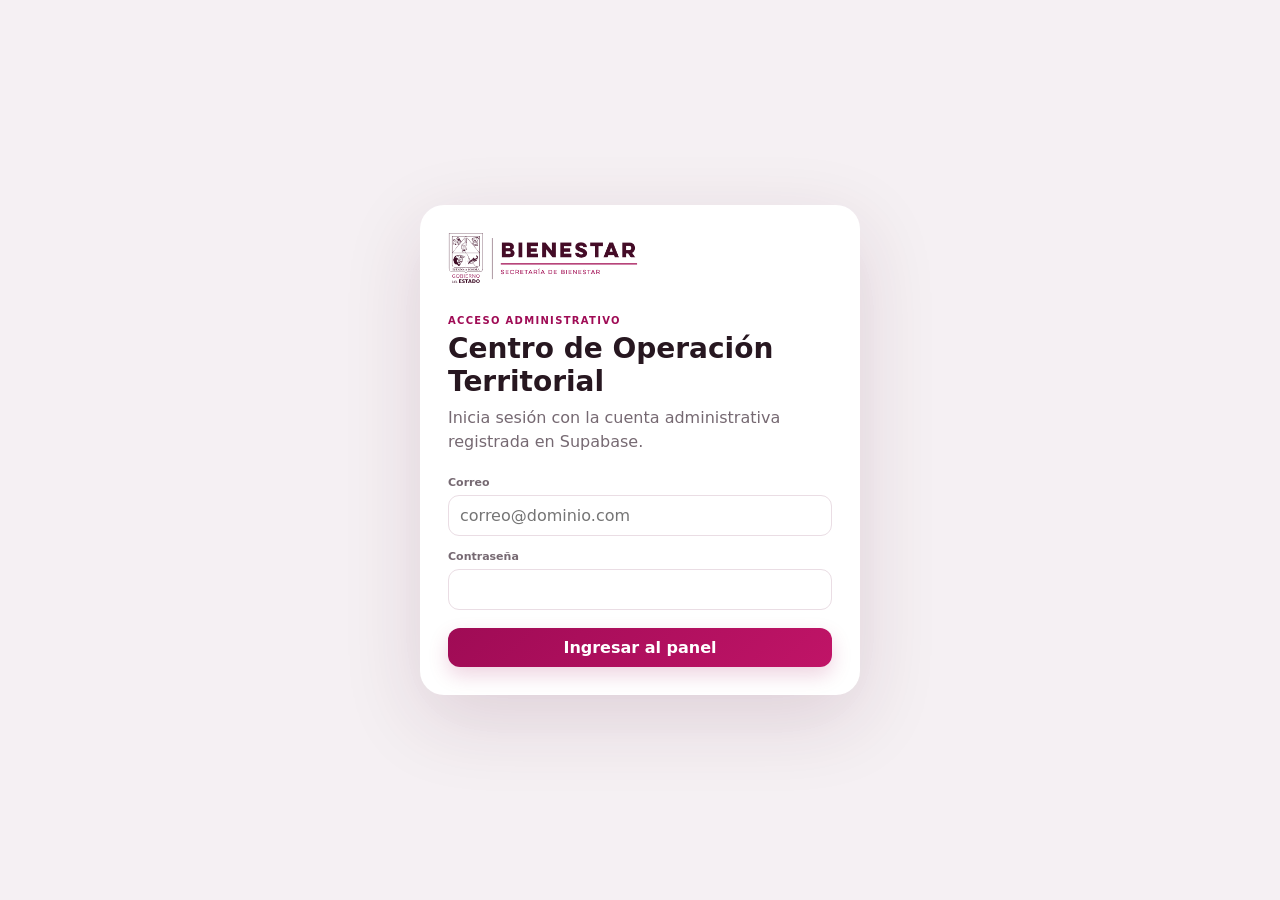
<file: admin/index.html>
<!doctype html>
<html lang="es">
<head>
  <meta charset="utf-8">
  <meta name="viewport" content="width=device-width,initial-scale=1,viewport-fit=cover">
  <meta name="theme-color" content="#8f0a4a">
  <title>Centro de Operación Territorial | Bienestar Sonora</title>
  <link rel="stylesheet" href="../assets/styles.css?rev=gps-evidence-monitoring">
</head>
<body class="admin-body strategist-ui">
<div class="admin-shell" id="adminApp" hidden>
  <aside class="app-sidebar" id="appSidebar">
    <div class="sidebar-brand sidebar-brand-clean">
      <img src="../assets/brand/bienestar-horizontal-white.png" alt="Secretaría de Bienestar">
    </div>
    <nav class="sidebar-nav" aria-label="Navegación principal">
      <a class="nav-item active" href="#panel" data-scroll="panel"><span class="nav-icon">⌂</span><span>Operación</span></a>
      <a class="nav-item" href="#planificar" data-scroll="planificar"><span class="nav-icon">↝</span><span>Planear ruta</span></a>
      <a class="nav-item" href="#seguimiento" data-scroll="seguimiento"><span class="nav-icon">▥</span><span>Seguimiento</span></a>
      <a class="nav-item" href="#brigadistas" data-scroll="brigadistas"><span class="nav-icon">◎</span><span>Equipo</span></a>
      <a class="nav-item" href="#historial" data-scroll="historial"><span class="nav-icon">↶</span><span>Historial</span></a>
      <a class="nav-item nav-item-field-return" href="../" target="_self"><span class="nav-icon">←</span><span>Acceso brigadas</span></a>
    </nav>
    <div class="sidebar-foot">
      <div class="sidebar-orbit"><span></span></div>
      <div><strong>Operación Territorial</strong><small>Bienestar Sonora</small></div>
    </div>
  </aside>

  <div class="admin-main">
    <header class="app-header app-header-clean">
      <div class="header-left">
        <button class="hamburger" id="sidebarToggle" aria-label="Abrir navegación">☰</button>
        <div class="product-name"><strong>Volanteo</strong><span>Centro de Operación Territorial</span></div>
      </div>
      <div class="header-actions">
        <span class="system-chip" id="cloudStatus"><i></i> Conectando…</span>
        <a class="header-link brigade-access-link" href="../" target="_self">← Brigadas</a>
        <div class="admin-profile"><span class="profile-dot">A</span><div><strong id="adminIdentity">Administración</strong><small>Planeación territorial</small></div></div><button class="header-link header-button" id="logoutBtn" type="button" hidden>Salir</button>
      </div>
    </header>

    <main class="dashboard strategist-dashboard" id="panel">
      <section class="strategist-hero">
        <div class="strategist-hero-copy">
          <div class="eyebrow">Jornada del Bienestar</div>
          <h1><span id="heroVenue">Los Pinos</span></h1>
          <p id="heroDate">Martes · 17:00 h</p>
          <div class="hero-inline-context">
            <span><strong id="mExercises">0</strong> ejercicios de difusión</span>
            <span id="currentDateLabel">Jornada seleccionada</span>
          </div>
        </div>
        <div class="journey-control-card">
          <div class="field"><label for="journeySelect">Jornada que estás planeando</label><select id="journeySelect"></select></div>
          <div class="journey-actions-clean">
            <button class="btn btn-primary" id="newJourneyBtn">+ Nueva jornada</button>
            <button class="btn btn-soft" id="editJourneyBtn">Editar jornada</button>
            <button class="btn btn-soft" id="archiveJourneyBtn">Archivar</button>
            <button class="btn btn-danger" id="deleteJourneyBtn">Eliminar jornada</button>
          </div>
        </div>
      </section>

      <section class="strategist-kpis" aria-label="Indicadores esenciales">
        <article class="strategist-kpi"><span class="kpi-icon">↝</span><div><small>Rutas diseñadas</small><strong id="mRoutes">0</strong></div></article>
        <article class="strategist-kpi"><span class="kpi-icon">◎</span><div><small>Brigadistas asignados</small><strong id="mPeople">0</strong></div></article>
        <article class="strategist-kpi accent"><span class="kpi-icon">◉</span><div><small>Cobertura acumulada</small><strong id="mCoverage">0%</strong></div></article>
      </section>

      <section class="premium-panel strategist-schedule" id="operativos">
        <div class="section-intro-row">
          <div><div class="eyebrow">Ciclo de difusión</div><h2>¿Qué ejercicio vas a trabajar?</h2><p>Selecciona el turno. El mapa, las rutas y los equipos cambiarán a ese ejercicio.</p></div>
          <button class="btn btn-soft" id="addExerciseQuickBtn">+ Nueva difusión</button>
        </div>
        <div class="timeline premium-timeline compact-timeline" id="exerciseTimeline"></div>
      </section>

      <section class="strategy-workspace" id="planificar">
        <div class="workspace-topbar">
          <div>
            <div class="eyebrow">Espacio de planeación</div>
            <h2 id="exerciseTitle">Selecciona un operativo</h2>
            <p id="exerciseSub">Aquí decides territorio, modalidad y equipo.</p>
          </div>
          <span class="status-badge" id="exerciseState">Programado</span>
        </div>

        <div class="workspace-grid">
          <article class="premium-panel workspace-map-panel">
            <div class="workspace-map-head">
              <div>
                <strong>Cobertura territorial</strong>
                <small id="mapDrawHint">Configura la ruta a la derecha y pulsa “Trazar en el mapa”.</small>
              </div>
              <div class="segmented"><button class="seg-btn active" data-mapfilter="exercise">Este ejercicio</button><button class="seg-btn" data-mapfilter="journey">Toda la jornada</button></div>
            </div>
            <div class="map-location-search">
              <form id="mapSearchForm" class="map-search-form" role="search">
                <span class="map-search-icon" aria-hidden="true">⌕</span>
                <input id="mapSearchInput" type="search" autocomplete="off" placeholder="Buscar colonia, lugar o dirección en Hermosillo" aria-label="Buscar ubicación en el mapa">
                <button class="btn btn-soft map-search-button" id="mapSearchBtn" type="submit">Buscar</button>
              </form>
              <div class="map-search-results" id="mapSearchResults" hidden></div>
              <div class="map-search-meta"><span id="mapSearchStatus">Úsalo solo como referencia para orientarte; buscar no fija ni guarda la sede.</span><span>© OpenStreetMap contributors</span></div>
            </div>
            <div class="map-wrap strategist-map-wrap">
              <div id="adminMap" class="map strategist-map"><div class="map-fallback">Cargando mapa…</div></div>
              <div class="draw-mode-badge" id="drawModeBadge">✦ Modo trazado activo</div>
              <div class="map-legend strategist-legend" id="mapLegend"><strong>Rutas del ejercicio</strong><div class="legend-items">Sin rutas guardadas</div></div>
            </div>
          </article>

          <aside class="premium-panel route-composer">
            <div class="composer-head">
              <div><div class="eyebrow">Nueva ruta</div><h3>Configura y traza</h3></div>
              <span class="route-color-preview" aria-hidden="true"></span>
            </div>

            <div class="composer-section">
              <label class="composer-label">1. Modalidad</label>
              <div class="tabs"><button class="tab-btn active" data-mode="volanteo">Volanteo</button><button class="tab-btn" data-mode="perifoneo">Perifoneo</button></div>
            </div>

            <div class="composer-section" id="coverageModeStep">
              <label class="composer-label">2. ¿Qué vas a delimitar?</label>
              <div class="segmented coverage-mode-selector">
                <button class="seg-btn active" data-coverage="zone">Zona de cobertura</button>
                <button class="seg-btn" data-coverage="line">Ruta lineal</button>
              </div>
              <p class="composer-help" id="coverageModeHelp">Delimita el sector completo. La app detectará las vialidades interiores, no solo el perímetro.</p>
            </div>

            <div class="composer-section">
              <label class="composer-label" for="routeName">3. Identifica la ruta</label>
              <input class="composer-input" id="routeName" value="Ruta 01">
            </div>

            <div class="composer-section">
              <label class="composer-label">4. ¿Quiénes van?</label>
              <div class="member-picker composer-members" id="memberPicker"></div>
            </div>

            <div class="composer-section draw-section">
              <label class="composer-label">5. Delimita en el mapa</label>
              <button class="btn btn-primary btn-block draw-primary" id="startDrawBtn">▱ Delimitar zona</button>
              <div class="draw-secondary-actions"><button class="btn btn-soft" id="undoBtn">Deshacer punto</button><button class="btn btn-danger-soft" id="clearBtn">Reiniciar</button></div>
              <div class="notice draw-notice" id="drawNotice">Marca las esquinas o límites del sector. Al cerrar la zona, calcularemos las calles interiores.</div>
            </div>

            <div class="composer-section compact-goal" id="goalStep">
              <div class="goal-header"><label class="composer-label">Meta automática</label><div class="segmented" id="goalSelector"><button class="seg-btn active" data-goal="calles">Calles</button><button class="seg-btn" data-goal="cuadras">Cuadras</button></div></div>
              <div class="auto-goal"><div><small id="goalLabel">Calles detectadas</small><strong id="goalValue">—</strong></div><span class="goal-unit" id="goalUnit">calles</span></div>
              <div class="coverage-analysis" id="coverageAnalysis">Traza una zona para analizar automáticamente su red vial.</div>
              <div class="street-review" id="streetReview" hidden></div>
              <button class="analysis-retry" id="retryAnalysisBtn" type="button" hidden>↻ Reintentar análisis de calles</button>
              <div class="manual-goal-fallback" id="manualGoalFallback" hidden>
                <strong>Continuar sin perder el trabajo</strong>
                <p>Si la consulta automática no responde, puedes capturar una meta provisional y ajustarla después. La zona dibujada se conserva.</p>
                <div class="manual-goal-row">
                  <input id="manualGoalInput" type="number" min="1" step="1" inputmode="numeric" placeholder="Ej. 18">
                  <button class="btn btn-soft" id="applyManualGoalBtn" type="button">Usar meta</button>
                </div>
              </div>
            </div>

            <button class="btn btn-primary btn-block save-route composer-save" id="saveRouteBtn">Guardar ruta</button>
          </aside>
        </div>

        <div class="workspace-route-strip" aria-label="Resumen del ejercicio">
          <div class="workspace-route-title"><strong>Rutas ya creadas</strong><span>Consulta rápida del ejercicio actual</span></div>
          <div class="mini-route-list horizontal-mini-routes" id="sideRouteList"></div>
        </div>
      </section>

      <section class="premium-panel strategist-tracking" id="seguimiento">
        <div class="section-intro-row tracking-head-clean">
          <div><div class="eyebrow">Seguimiento</div><h2>¿Qué está pasando en campo?</h2><p>Solo las rutas del ejercicio seleccionado: estado, equipo, meta y avance.</p></div>
        </div>
        <div class="tracking-list clean-tracking-list" id="trackingList"></div>
        <div class="gps-evidence-panel" id="gpsEvidencePanel" hidden>
          <div class="gps-evidence-head">
            <div><div class="eyebrow">Evidencia territorial</div><h3 id="gpsEvidenceTitle">Recorrido GPS</h3><p id="gpsEvidenceSubtitle">Compara la ruta programada con la trayectoria efectivamente registrada.</p></div>
            <button class="icon-btn" id="closeGpsEvidenceBtn" type="button" aria-label="Cerrar evidencia GPS">×</button>
          </div>
          <div class="gps-evidence-metrics" id="gpsEvidenceMetrics"></div>
          <div class="gps-evidence-layout">
            <div class="gps-evidence-map" id="gpsEvidenceMap"><div class="map-fallback">Selecciona una ruta con evidencia GPS.</div></div>
            <div class="gps-evidence-reports" id="gpsEvidenceReports"></div>
          </div>
          <div class="gps-evidence-note">La trayectoria GPS es evidencia de apoyo para monitoreo y evaluación; no sustituye por sí sola una verificación administrativa.</div>
        </div>
      </section>

      <section class="secondary-tools">
        <details class="premium-panel disclosure" id="brigadistas">
          <summary><span><span class="eyebrow">Equipo operativo</span><strong>Brigadistas</strong><small>Administra quién está disponible para nuevas rutas.</small></span><span class="summary-action">Gestionar →</span></summary>
          <div class="disclosure-body">
            <div class="roster-summary"><div class="roster-stat"><small>Disponibles</small><strong id="rosterActiveCount">0</strong></div><div class="roster-stat"><small>Inactivos</small><strong id="rosterInactiveCount">0</strong></div><div class="roster-preview" id="rosterPreview"></div></div>
            <button class="btn btn-primary" id="manageBrigadistasBtn">Gestionar brigadistas</button>
            <div id="quickRoster" hidden></div>
          </div>
        </details>

        <details class="premium-panel disclosure">
          <summary><span><span class="eyebrow">Lectura estratégica</span><strong>Resumen completo de la Jornada</strong><small>Abre solo cuando quieras revisar cobertura por ejercicio.</small></span><span class="summary-action">Ver resumen →</span></summary>
          <div class="disclosure-body"><div class="route-list" id="journeyRouteList"></div></div>
        </details>
      </section>

      <section class="premium-panel history-panel strategist-history" id="historial">
        <div class="section-intro-row">
          <div><div class="eyebrow">Memoria operativa</div><h2>Jornadas anteriores</h2><p>Las jornadas archivadas conservan sus ejercicios, rutas y equipos.</p></div>
        </div>
        <div class="history-list" id="historyList"></div>
      </section>

      <div id="todayOps" hidden></div>
      <footer class="dashboard-footer">Dirección de Estrategias de Participación Social · Secretaría de Bienestar · Gobierno de Sonora</footer>
    </main>
  </div>
</div>

<div class="modal-backdrop" id="journeyModal" hidden><div class="modal"><div class="modal-head"><div><div class="eyebrow">Planeación</div><h3>Nueva Jornada del Bienestar</h3></div><button class="icon-btn" data-close="journeyModal">×</button></div><div class="form-grid"><div class="field"><label>Sede / colonia</label><input id="newVenue" placeholder="Ej. Solidaridad"></div><div class="field"><label>Fecha de la jornada</label><input id="newDate" type="date"></div></div><div class="field"><label>Hora de la jornada</label><input id="newTime" type="time" value="17:00"></div><label class="journey-edit-option"><input id="newSuggestedExercises" type="checkbox"><span><strong>Cargar calendario habitual como sugerencia</strong><small>Si lo activas, se crean las difusiones típicas según el día de la Jornada. Todas podrán editarse o eliminarse.</small></span></label><div class="notice">Por defecto la Jornada se crea <strong>sin inventar difusiones</strong>. Al guardarla podrás agregar exactamente mañana, tarde o cualquier horario que realmente vayan a trabajar.</div><div class="modal-actions"><button class="btn btn-soft" data-close="journeyModal">Cancelar</button><button class="btn btn-primary" id="createJourneyBtn">Crear jornada</button></div></div></div>

<div class="modal-backdrop" id="exerciseModal" hidden><div class="modal"><div class="modal-head"><div><div class="eyebrow">Ciclo de difusión</div><h3 id="exerciseModalTitle">Nueva difusión</h3></div><button class="icon-btn" data-close="exerciseModal">×</button></div><div class="form-grid"><div class="field"><label for="exerciseDate">Fecha</label><input id="exerciseDate" type="date"></div><div class="field"><label for="exerciseShift">Turno / nombre</label><input id="exerciseShift" placeholder="Ej. Mañana o Tarde"></div></div><div class="field"><label for="exerciseTime">Hora de inicio</label><input id="exerciseTime" type="time" value="08:30"></div><div class="notice" id="exerciseModalNotice">Agrega únicamente los ejercicios de difusión que realmente vayas a realizar.</div><div class="modal-actions"><button class="btn btn-soft" data-close="exerciseModal">Cancelar</button><button class="btn btn-primary" id="exerciseSaveBtn" type="button">Agregar difusión</button></div></div></div>

<div class="modal-backdrop" id="editJourneyModal" hidden><div class="modal"><div class="modal-head"><div><div class="eyebrow">Gestión de jornada</div><h3>Editar Jornada del Bienestar</h3></div><button class="icon-btn" data-close="editJourneyModal">×</button></div><div class="form-grid"><div class="field"><label for="editJourneyVenue">Sede / colonia</label><input id="editJourneyVenue" placeholder="Ej. Solidaridad"></div><div class="field"><label for="editJourneyDate">Fecha de la jornada</label><input id="editJourneyDate" type="date"></div></div><div class="field"><label for="editJourneyTime">Hora de la jornada</label><input id="editJourneyTime" type="time"></div><label class="journey-edit-option"><input id="shiftJourneyExercises" type="checkbox" checked><span><strong>Ajustar también las fechas de los ejercicios de difusión</strong><small>Conserva rutas, equipos y avances, y mueve cada ejercicio la misma cantidad de días que cambie la Jornada.</small></span></label><div class="notice">Editar la Jornada no borra rutas ni seguimiento. Solo actualiza sus datos generales y, si eliges la opción anterior, las fechas de sus ejercicios.</div><div class="modal-actions"><button class="btn btn-soft" data-close="editJourneyModal">Cancelar</button><button class="btn btn-primary" id="saveEditJourneyBtn">Guardar cambios</button></div></div></div>

<div class="modal-backdrop" id="brigadistaModal" hidden><div class="modal modal-wide"><div class="modal-head"><div><div class="eyebrow">Equipo operativo</div><h3>Administrar brigadistas</h3></div><button class="icon-btn" data-close="brigadistaModal">×</button></div><p class="modal-copy">Agrega, edita, activa o desactiva al personal disponible. Las participaciones históricas permanecen ligadas a las jornadas anteriores.</p><div class="brigadista-add"><div class="field"><label for="newBrigadistaName">Nombre completo</label><input id="newBrigadistaName" placeholder="Ej. Andrea Martínez"></div><div class="field"><label for="newBrigadistaPin">PIN</label><input id="newBrigadistaPin" inputmode="numeric" maxlength="6" placeholder="Ej. 4821"></div><button class="btn btn-primary" id="addBrigadistaBtn">Agregar brigadista</button></div><div class="brigadista-manager-list" id="brigadistaManagerList"></div></div></div>

<div class="modal-backdrop" id="editRouteModal" hidden><div class="modal"><div class="modal-head"><div><div class="eyebrow">Gestión de rutas</div><h3>Editar ruta</h3></div><button class="icon-btn" data-close="editRouteModal">×</button></div><div class="field"><label>Nombre</label><input id="editRouteName"></div><div class="field"><label>Brigadistas asignados</label><div class="member-picker" id="editMemberPicker"></div></div><div class="modal-actions"><button class="btn btn-soft" data-close="editRouteModal">Cancelar</button><button class="btn btn-primary" id="saveEditRouteBtn">Guardar cambios</button></div></div></div>

<div class="cloud-login" id="cloudLogin">
  <div class="cloud-login-card">
    <img src="../assets/brand/bienestar-horizontal.png" alt="Secretaría de Bienestar">
    <div class="eyebrow">Acceso administrativo</div>
    <h2>Centro de Operación Territorial</h2>
    <div class="auth-checking" id="authChecking" hidden><span class="auth-spinner" aria-hidden="true"></span><p>Restaurando sesión…</p></div>
    <form id="adminLoginForm" novalidate>
      <p>Inicia sesión con la cuenta administrativa registrada en Supabase.</p>
      <div class="field"><label for="adminEmail">Correo</label><input id="adminEmail" type="email" autocomplete="username" placeholder="correo@dominio.com"></div>
      <div class="field"><label for="adminPassword">Contraseña</label><input id="adminPassword" type="password" autocomplete="current-password"></div>
      <button class="btn btn-primary btn-block" id="adminLoginBtn" type="submit">Ingresar al panel</button>
    </form>
    <div class="notice" id="adminLoginNotice" role="status" aria-live="polite" hidden></div>
    <button class="btn btn-soft btn-block" id="adminRetryBtn" type="button" hidden>Reintentar conexión</button>
  </div>
</div>

<script src="../assets/map-runtime.js?rev=gps-evidence-monitoring"></script>
<script src="../assets/config.js?rev=gps-evidence-monitoring"></script>
<script src="../assets/cloud-api.js?rev=gps-evidence-monitoring"></script>
<script src="../assets/admin-dashboard.js?rev=gps-evidence-monitoring"></script>
<script src="../assets/admin-login.js?rev=gps-evidence-monitoring"></script>
</body>
</html>
</file>
<file: assets/styles.css>
:root{
  --brand:#9f0b55;
  --brand-2:#c01467;
  --brand-3:#7b0a43;
  --brand-deep:#4d082b;
  --brand-black:#440c27;
  --magenta:#dd1a78;
  --plum:#6c2f84;
  --violet:#7a55d7;
  --paper:#ffffff;
  --canvas:#f8f6f7;
  --canvas-2:#fbfafb;
  --ink:#271720;
  --muted:#766972;
  --soft:#f7eef3;
  --soft-2:#fcf5f8;
  --line:#eadde4;
  --line-2:#f0e7eb;
  --green:#25835f;
  --green-soft:#e9f6ef;
  --amber:#b57317;
  --amber-soft:#fff4df;
  --red:#b83a35;
  --red-soft:#fff0ee;
  --blue:#2287c7;
  --teal:#179c88;
  --orange:#ef8a15;
  --shadow-sm:0 8px 22px rgba(62,13,36,.055);
  --shadow:0 20px 55px rgba(67,15,39,.08);
  --shadow-lg:0 28px 80px rgba(61,8,31,.15);
  --radius:22px;
  --radius-lg:28px;
  --sidebar:208px;
}
*{box-sizing:border-box}
html{scroll-behavior:smooth}
html,body{margin:0;padding:0;font-family:Inter,ui-sans-serif,system-ui,-apple-system,BlinkMacSystemFont,"Segoe UI",sans-serif;color:var(--ink);background:var(--canvas)}
body{min-height:100vh}
button,input,select{font:inherit}button{cursor:pointer}a{text-decoration:none;color:inherit}[hidden]{display:none!important}
button:focus-visible,input:focus-visible,select:focus-visible,a:focus-visible{outline:3px solid rgba(192,20,103,.2);outline-offset:2px}
.small{font-size:12px}.muted{color:var(--muted)}

/* ---------- Global UI ---------- */
.eyebrow{text-transform:uppercase;letter-spacing:.13em;font-weight:850;color:var(--brand);font-size:10px}
.kicker{text-transform:uppercase;letter-spacing:.08em;color:var(--muted);font-size:10px;font-weight:850}
.btn{border:0;border-radius:12px;padding:10px 14px;font-weight:780;display:inline-flex;align-items:center;justify-content:center;gap:8px;transition:transform .16s ease,box-shadow .16s ease,background .16s ease;color:inherit}
.btn:hover{transform:translateY(-1px)}
.btn-primary{color:#fff;background:linear-gradient(135deg,var(--brand) 0%,var(--brand-2) 100%);box-shadow:0 8px 20px rgba(159,11,85,.18)}
.btn-primary:hover{box-shadow:0 12px 24px rgba(159,11,85,.24)}
.btn-soft,.btn-secondary{background:var(--soft);color:var(--brand-deep);border:1px solid #ecd9e3}
.btn-light{background:#fff;color:var(--brand);border:1px solid rgba(255,255,255,.7);box-shadow:0 10px 24px rgba(50,3,24,.14)}
.btn-danger-soft,.btn-danger{background:var(--red-soft);color:var(--red);border:1px solid #f0d0cc}
.btn-success{background:var(--green-soft);color:var(--green);border:1px solid #cbe7da}
.btn-block{width:100%}.btn-sm{padding:7px 9px;border-radius:9px;font-size:11px}.text-btn{border:0;background:transparent;color:var(--brand);font-weight:780;padding:4px 0}
.icon-btn,.circle-action{width:36px;height:36px;display:grid;place-items:center;border-radius:11px;border:1px solid var(--line);background:#fff;color:var(--brand);font-size:20px}
.field{display:flex;flex-direction:column;gap:6px;min-width:0}.field label{font-size:11px;color:var(--muted);font-weight:800}.field input,.field select{width:100%;border:1px solid var(--line);border-radius:11px;background:#fff;padding:10px 11px;color:var(--ink);outline:none;min-width:0}.field input:focus,.field select:focus{border-color:#ce8cad;box-shadow:0 0 0 3px rgba(192,20,103,.08)}
.form-grid{display:grid;grid-template-columns:repeat(2,minmax(0,1fr));gap:12px}
.toolbar{display:flex;gap:8px;flex-wrap:wrap}
.notice{padding:10px 11px;border-radius:11px;background:#fff8e9;border:1px solid #f0dfb5;color:#765616;font-size:11px;line-height:1.45;margin-top:9px}.notice.success{background:#edf8f2;border-color:#c9e6d7;color:#286048}
.pill,.status-badge,.badge,.goal-unit{display:inline-flex;align-items:center;border-radius:999px;padding:5px 8px;font-size:9px;font-weight:850;white-space:nowrap;background:var(--soft);color:var(--brand)}
.status-badge{background:#f8e9f1}.status-badge.neutral{background:#f2eff1;color:var(--muted)}
.badge.live{background:var(--amber-soft);color:#93600e}.badge.done{background:var(--green-soft);color:var(--green)}
.tabs,.segmented{display:flex;gap:5px;background:#f7f2f5;padding:4px;border-radius:12px}.tab-btn,.seg-btn{flex:1;border:0;background:transparent;border-radius:9px;padding:8px 9px;color:var(--muted);font-weight:780;font-size:11px}.tab-btn.active,.seg-btn.active{background:#fff;color:var(--brand);box-shadow:0 2px 10px rgba(67,15,39,.07)}
.progress{height:8px;border-radius:999px;background:#eee6ea;overflow:hidden}.progress span{height:100%;display:block;border-radius:inherit;background:var(--route-color,var(--brand))}

/* ---------- Admin shell ---------- */
.admin-body{background:#faf8f9}
.admin-shell{min-height:100vh;display:grid;grid-template-columns:var(--sidebar) minmax(0,1fr)}
.app-sidebar{position:fixed;left:0;top:0;bottom:0;width:var(--sidebar);z-index:1500;padding:18px 14px 14px;color:#fff;background:
  radial-gradient(circle at 20% 84%,rgba(229,28,119,.18),transparent 28%),
  linear-gradient(180deg,#8e0849 0%,#650532 48%,#43061f 100%);display:flex;flex-direction:column;box-shadow:12px 0 35px rgba(65,4,30,.08)}
.sidebar-brand{height:96px;display:grid;place-items:center;margin-bottom:9px}.sidebar-brand img{width:112px;height:112px;object-fit:cover;border-radius:18px;mix-blend-mode:screen;opacity:.97}
.sidebar-nav{display:flex;flex-direction:column;gap:5px}.nav-item{display:flex;align-items:center;gap:12px;padding:11px 13px;border-radius:14px;color:rgba(255,255,255,.84);font-size:13px;font-weight:650;transition:.16s}.nav-item:hover{background:rgba(255,255,255,.08);color:#fff}.nav-item.active{background:linear-gradient(90deg,rgba(235,28,125,.68),rgba(214,11,103,.48));color:#fff;box-shadow:inset 0 0 0 1px rgba(255,255,255,.06)}.nav-icon{width:22px;text-align:center;font-size:19px;line-height:1}
.sidebar-foot{margin-top:auto;display:flex;align-items:center;gap:10px;padding:12px 9px;color:rgba(255,255,255,.77);font-size:10px}.sidebar-foot strong{display:block;color:#fff;font-size:10px}.sidebar-foot small{display:block;margin-top:2px;opacity:.7}.sidebar-orbit{width:34px;height:34px;border-radius:50%;background:rgba(255,255,255,.12);display:grid;place-items:center}.sidebar-orbit span{width:10px;height:10px;border-radius:50%;background:#8be0ad;box-shadow:0 0 0 6px rgba(139,224,173,.12)}
.admin-main{grid-column:2;min-width:0}
.app-header{height:72px;background:rgba(255,255,255,.94);backdrop-filter:blur(12px);border-bottom:1px solid var(--line-2);display:flex;align-items:center;justify-content:space-between;padding:0 26px;position:sticky;top:0;z-index:1200}.header-left,.header-actions{display:flex;align-items:center;gap:14px}.header-logo{height:38px;width:auto}.hamburger{display:none;border:0;background:transparent;font-size:20px;color:var(--brand-deep)}.system-chip{display:inline-flex;align-items:center;gap:7px;border:1px solid var(--line);background:#fff;border-radius:999px;padding:7px 10px;font-size:10px;color:var(--muted);font-weight:750}.system-chip i{width:7px;height:7px;border-radius:50%;background:#7fdb9e;box-shadow:0 0 0 4px rgba(127,219,158,.13)}.system-chip.light{background:rgba(255,255,255,.13);border-color:rgba(255,255,255,.18);color:rgba(255,255,255,.9)}.header-link{font-size:11px;color:var(--brand);font-weight:800}.admin-profile{display:flex;align-items:center;gap:8px;padding-left:12px;border-left:1px solid var(--line)}.profile-dot{width:32px;height:32px;border-radius:50%;display:grid;place-items:center;background:linear-gradient(135deg,#f8dbe8,#f5eff7);color:var(--brand);font-weight:850}.admin-profile strong{display:block;font-size:11px}.admin-profile small{display:block;font-size:9px;color:var(--muted);margin-top:1px}
.dashboard{padding:24px 26px 34px;max-width:1600px;margin:0 auto}
.page-heading{display:flex;align-items:flex-end;justify-content:space-between;gap:22px;margin-bottom:18px}.page-heading h1{margin:4px 0 4px;font-size:30px;letter-spacing:-.035em;line-height:1.05;color:#34111f}.page-heading p{margin:0;color:var(--muted);font-size:12px}.date-control{display:flex;align-items:center;gap:8px;background:#fff;border:1px solid var(--line);border-radius:12px;padding:10px 13px;box-shadow:var(--shadow-sm);font-size:11px;color:var(--muted)}.date-control strong{color:var(--ink)}
.overview-grid{display:grid;grid-template-columns:330px minmax(0,1fr);gap:12px;margin-bottom:14px}.journey-focus{position:relative;overflow:hidden;border-radius:20px;padding:18px 18px 14px;color:#fff;background:linear-gradient(135deg,#8c0848 0%,#c20f66 68%,#de287c 100%);box-shadow:0 18px 38px rgba(146,6,74,.18)}.journey-focus:after{content:"";position:absolute;width:160px;height:160px;right:-65px;top:-75px;border:32px solid rgba(255,255,255,.07);border-radius:50%}.focus-top{display:flex;justify-content:space-between;align-items:center}.focus-label{text-transform:uppercase;letter-spacing:.1em;font-size:9px;font-weight:850;background:rgba(255,255,255,.14);border:1px solid rgba(255,255,255,.11);border-radius:999px;padding:5px 8px}.pulse-dot{width:8px;height:8px;border-radius:50%;background:#9cf1b6;box-shadow:0 0 0 5px rgba(156,241,182,.13)}.journey-focus h2{margin:16px 0 8px;font-size:18px;line-height:1.2;max-width:270px;position:relative;z-index:1}.journey-focus p{font-size:11px;opacity:.88;margin:0 0 16px}.focus-actions{border-top:1px solid rgba(255,255,255,.16);padding-top:10px}.focus-link{border:0;background:transparent;color:#fff;padding:0;font-weight:760;font-size:10px;display:flex;justify-content:space-between;width:100%}
.metric-grid{display:grid;grid-template-columns:repeat(4,minmax(0,1fr));gap:12px}.metric-card{background:#fff;border:1px solid var(--line-2);border-radius:18px;padding:15px;display:flex;align-items:flex-start;gap:10px;box-shadow:var(--shadow-sm);min-width:0}.metric-card>div{min-width:0}.metric-card small{display:block;color:#594b53;font-size:10px;line-height:1.25;font-weight:750;min-height:25px}.metric-card strong{display:block;font-size:24px;line-height:1;color:var(--brand-deep);margin:5px 0 4px;letter-spacing:-.03em}.metric-card span:not(.metric-icon){font-size:9px;color:var(--muted)}.metric-icon{width:34px;height:34px;border-radius:11px;display:grid;place-items:center;font-size:15px;flex:0 0 auto}.metric-icon.berry{background:#fdebf3;color:var(--brand)}.metric-icon.violet{background:#f1ebff;color:var(--violet)}.metric-icon.pink{background:#fff0f7;color:#d71972}.metric-icon.green{background:#eaf7ef;color:var(--green)}
.premium-panel{background:#fff;border:1px solid var(--line-2);border-radius:20px;box-shadow:var(--shadow-sm);overflow:hidden}.panel-header{display:flex;align-items:flex-start;justify-content:space-between;gap:14px;padding:16px 18px;border-bottom:1px solid var(--line-2)}.panel-header h3{margin:3px 0 2px;font-size:16px;letter-spacing:-.015em}.panel-header p{margin:0;color:var(--muted);font-size:10px;line-height:1.45}
.map-dashboard{display:grid;grid-template-columns:minmax(0,1fr) 290px;gap:12px;margin-bottom:14px}.map-card{min-width:0}.map-toolbar{align-items:center}.map-toolbar .segmented{min-width:190px}.map-wrap{position:relative}.map{height:500px;width:100%;background:#f0ebee}.map-fallback{height:100%;display:grid;place-items:center;color:var(--muted);font-size:12px}.map-legend{position:absolute;left:14px;top:14px;z-index:800;background:rgba(255,255,255,.94);backdrop-filter:blur(8px);border:1px solid var(--line);border-radius:14px;padding:11px;min-width:145px;box-shadow:0 12px 30px rgba(47,14,28,.10)}.map-legend strong{display:block;font-size:10px;margin-bottom:7px}.legend-items{display:flex;flex-direction:column;gap:6px;font-size:9px;color:var(--muted)}.legend-row{display:flex;align-items:center;gap:7px}.legend-row i{width:8px;height:8px;border-radius:50%;display:block;flex:0 0 auto}
.map-side-stack{display:flex;flex-direction:column;gap:12px}.compact-card{padding:15px}.compact-head{display:flex;justify-content:space-between;align-items:flex-start;gap:10px;margin-bottom:12px}.compact-head h3{margin:3px 0 0;font-size:14px}.journey-mini-actions{display:flex;justify-content:flex-end;margin-top:10px}.current-op-card p{font-size:10px;color:var(--muted);margin:0 0 10px;line-height:1.45}.today-ops,.mini-route-list{display:flex;flex-direction:column;gap:7px}.today-op,.mini-route{display:flex;align-items:center;justify-content:space-between;gap:8px;padding:8px 0;border-top:1px solid var(--line-2);font-size:9px}.today-op:first-child,.mini-route:first-child{border-top:0}.today-op strong,.mini-route strong{display:block;font-size:10px}.today-op small,.mini-route small{color:var(--muted);display:block;margin-top:2px}.mini-route-main{display:flex;align-items:center;gap:7px;min-width:0}.mini-route-color{width:8px;height:26px;border-radius:5px;flex:0 0 auto}.mini-route-meta{text-align:right;color:var(--muted)}
.schedule-panel{margin-bottom:14px}.premium-timeline{padding:14px 16px 18px;display:flex;gap:9px;overflow:auto}.exercise-card{min-width:198px;border:1px solid var(--line);border-radius:14px;padding:12px;background:#fff;cursor:pointer;transition:.17s;position:relative}.exercise-card:hover{border-color:#d6a1ba;box-shadow:0 8px 18px rgba(85,17,50,.07)}.exercise-card.active{border-color:#d12574;background:linear-gradient(180deg,#fff 0%,#fff8fb 100%);box-shadow:inset 0 0 0 1px rgba(209,37,116,.08)}.exercise-card.active:after{content:"";height:3px;position:absolute;left:12px;right:12px;bottom:-1px;border-radius:999px;background:linear-gradient(90deg,var(--brand),var(--magenta))}.exercise-top{display:flex;justify-content:space-between;gap:7px;align-items:flex-start}.exercise-card strong{font-size:11px;display:block}.exercise-card small{display:block;font-size:9px;color:var(--muted);margin-top:2px}.exercise-state{font-size:8px;padding:4px 6px;border-radius:999px;background:#f1edef;color:var(--muted);font-weight:850}.exercise-state.done{background:var(--green-soft);color:var(--green)}.exercise-state.live{background:var(--amber-soft);color:var(--amber)}.exercise-meta{margin-top:9px;padding-top:8px;border-top:1px solid var(--line-2);font-size:9px;color:var(--muted)}
.planning-grid{display:grid;grid-template-columns:430px minmax(0,1fr);gap:12px;margin-bottom:14px;align-items:start}.route-builder{position:relative}.builder-body{padding:2px 18px 0}.builder-step{display:grid;grid-template-columns:28px minmax(0,1fr);gap:10px;padding:14px 0;border-bottom:1px solid var(--line-2)}.builder-step:last-child{border-bottom:0}.step-num{width:27px;height:27px;border-radius:9px;display:grid;place-items:center;background:linear-gradient(135deg,#f9e8f0,#f5effb);color:var(--brand);font-size:10px;font-weight:900}.builder-content{min-width:0}.builder-content>strong{display:block;font-size:11px}.builder-content>small{display:block;color:var(--muted);font-size:9px;margin:2px 0 9px;line-height:1.4}.builder-content .field+.field{margin-top:9px}.save-route{margin:2px 18px 18px;width:calc(100% - 36px)}.member-picker{display:grid;grid-template-columns:repeat(2,minmax(0,1fr));gap:6px;max-height:174px;overflow:auto}.member-option{display:flex;align-items:center;gap:7px;border:1px solid var(--line);border-radius:10px;padding:7px 8px;font-size:9px;cursor:pointer;background:#fff}.member-option.selected{border-color:#d59ab6;background:#fff7fb}.member-option input{accent-color:var(--brand);margin:0}.member-option small{font-size:8px}.inactive-option{opacity:.62}.avatar{width:26px;height:26px;border-radius:50%;display:grid;place-items:center;background:linear-gradient(135deg,#f6dce8,#efe7fa);color:var(--brand);font-weight:900;font-size:9px;flex:0 0 auto}.auto-goal{display:flex;align-items:center;justify-content:space-between;border:1px solid var(--line);background:#fcfafb;border-radius:12px;padding:10px 11px;margin-top:8px}.auto-goal small{display:block;color:var(--muted);font-size:9px}.auto-goal strong{font-size:22px;color:var(--brand);line-height:1}.goal-unit{background:#f6eaf1}
.tracking-panel{min-width:0}.tracking-list,.route-list,.history-list{padding:12px 14px 14px;display:flex;flex-direction:column;gap:8px}.tracking-card,.route-card,.history-card{position:relative;border:1px solid var(--line-2);border-radius:13px;background:#fff;padding:11px 12px;overflow:hidden}.tracking-card:before,.route-card:before{content:"";position:absolute;left:0;top:0;bottom:0;width:4px;background:var(--route-color,var(--brand))}.tracking-head,.route-head{display:flex;align-items:flex-start;justify-content:space-between;gap:10px}.tracking-title{display:flex;align-items:center;gap:7px}.tracking-title strong{font-size:11px}.tracking-card small,.route-card small{color:var(--muted);font-size:9px}.swatch{width:8px;height:8px;border-radius:50%;background:var(--route-color,var(--brand))}.member-chips{display:flex;flex-wrap:wrap;gap:5px;margin:8px 0}.member-chip{font-size:8px;border-radius:999px;background:#f7f2f5;padding:4px 7px;color:#5e4f57}.card-actions{display:flex;gap:5px;flex-wrap:wrap;margin-top:8px}
.bottom-dashboard{display:grid;grid-template-columns:1.35fr .65fr;gap:12px;margin-bottom:14px}.roster-summary{padding:14px 16px 8px;display:grid;grid-template-columns:105px 105px minmax(0,1fr);gap:8px}.roster-stat{border:1px solid var(--line-2);border-radius:12px;padding:10px;background:#fcfafb}.roster-stat small{font-size:9px;color:var(--muted);font-weight:800}.roster-stat strong{display:block;font-size:21px;color:var(--brand);margin-top:2px}.roster-preview{display:flex;align-items:center;gap:6px;flex-wrap:wrap}.roster-chip{display:inline-flex;align-items:center;gap:5px;border:1px solid var(--line);border-radius:999px;padding:4px 7px 4px 4px;background:#fff;font-size:8px;font-weight:750}.roster-chip .avatar{width:22px;height:22px}.quick-roster{padding:4px 16px 16px;display:grid;grid-template-columns:repeat(2,minmax(0,1fr));gap:7px}.quick-person{display:flex;align-items:center;justify-content:space-between;gap:8px;border:1px solid var(--line-2);border-radius:11px;padding:8px 9px}.quick-person-main{display:flex;align-items:center;gap:7px;min-width:0}.quick-person strong{font-size:9px;white-space:nowrap;overflow:hidden;text-overflow:ellipsis}.quick-person small{display:block;color:var(--muted);font-size:8px;margin-top:2px}.person-status{font-size:8px;color:var(--green);background:var(--green-soft);border-radius:999px;padding:4px 6px}.journey-summary .route-list{max-height:340px;overflow:auto}
.history-panel{margin-bottom:4px}.history-list{display:grid;grid-template-columns:repeat(3,minmax(0,1fr));gap:9px}.history-card{cursor:pointer}.history-card:hover{border-color:#d6a5bd}.history-top{display:flex;justify-content:space-between;gap:9px}.history-top strong{font-size:10px}.history-top small{display:block;font-size:8px;color:var(--muted);margin-top:3px}.history-stats{display:grid;grid-template-columns:repeat(3,1fr);gap:6px;margin-top:9px}.history-stats div{background:#faf7f9;border-radius:9px;padding:7px}.history-stats strong{font-size:12px;display:block}.history-stats small{font-size:8px;color:var(--muted)}
.dashboard-footer{padding:22px 0 4px;text-align:center;color:#9a8c94;font-size:9px}

/* ---------- Modals / management ---------- */
.modal-backdrop{position:fixed;inset:0;background:rgba(31,8,19,.48);backdrop-filter:blur(5px);z-index:3000;display:grid;place-items:center;padding:18px}.modal{width:min(590px,100%);max-height:88vh;overflow:auto;background:#fff;border-radius:20px;box-shadow:var(--shadow-lg);padding:18px}.modal-wide{width:min(760px,100%)}.modal-head{display:flex;align-items:center;justify-content:space-between;gap:12px;margin-bottom:12px}.modal-head h3{margin:3px 0 0;font-size:17px}.modal-copy{color:var(--muted);font-size:10px;line-height:1.5}.modal-actions{display:flex;justify-content:flex-end;gap:7px;margin-top:13px}.brigadista-add{display:grid;grid-template-columns:minmax(0,1fr) auto;gap:9px;align-items:end;border:1px solid var(--line-2);border-radius:14px;background:#fcfafb;padding:12px;margin:12px 0}.brigadista-manager-list{display:flex;flex-direction:column;gap:7px}.brigadista-row{display:flex;align-items:center;justify-content:space-between;gap:10px;border:1px solid var(--line-2);border-radius:12px;padding:9px 10px}.brigadista-row.is-inactive{background:#faf8f9;opacity:.68}.brigadista-identity{display:flex;align-items:center;gap:8px;min-width:0}.brigadista-identity strong{display:block;font-size:10px}.brigadista-identity small{display:block;color:var(--muted);font-size:8px;margin-top:2px}.avatar-lg{width:34px;height:34px}.brigadista-actions{display:flex;gap:5px;flex-wrap:wrap}

/* ---------- Brigadista / field app ---------- */
.field-body{background:#f8f5f7}.field-shell{min-height:100vh;display:flex;flex-direction:column}.field-header{height:72px;background:#fff;border-bottom:1px solid var(--line-2);display:flex;align-items:center;justify-content:space-between;padding:0 28px;position:sticky;top:0;z-index:1200}.field-logo{height:39px;width:auto}.field-header-actions{display:flex;align-items:center;gap:12px}.field-main{width:min(1240px,100%);margin:0 auto;padding:24px;flex:1}.field-login{display:grid;grid-template-columns:.85fr 1.15fr;gap:14px;align-items:stretch}.field-welcome{position:relative;overflow:hidden;border-radius:28px;padding:34px;color:#fff;background:linear-gradient(145deg,#5c062d 0%,#920849 55%,#c81368 100%);box-shadow:0 24px 70px rgba(91,5,45,.22);min-height:570px;display:flex;flex-direction:column;justify-content:center}.field-welcome:after{content:"";position:absolute;right:-110px;top:-90px;width:310px;height:310px;border-radius:50%;border:60px solid rgba(255,255,255,.045)}.welcome-orb{position:absolute;left:-40px;bottom:-50px;width:180px;height:180px;border-radius:50%;background:radial-gradient(circle,rgba(234,58,141,.34),transparent 70%)}.light-eyebrow{color:#ffd7e9}.field-welcome h1{font-size:38px;line-height:1.04;letter-spacing:-.04em;margin:9px 0 12px;max-width:560px;position:relative;z-index:1}.field-welcome>p{color:rgba(255,255,255,.78);font-size:13px;line-height:1.6;max-width:540px;margin:0;position:relative;z-index:1}.field-access-card{margin-top:28px;border:1px solid rgba(255,255,255,.14);background:rgba(255,255,255,.09);backdrop-filter:blur(10px);border-radius:18px;padding:16px;position:relative;z-index:1}.field-access-card label{color:rgba(255,255,255,.75)}.field-access-card select{border-color:rgba(255,255,255,.2);background:#fff;color:var(--ink);margin-bottom:10px}.field-access-card small{display:block;color:rgba(255,255,255,.58);font-size:9px;margin-top:9px}.field-preview-card{background:#fff;border:1px solid var(--line-2);border-radius:28px;overflow:hidden;box-shadow:var(--shadow-sm)}.field-preview-head{display:flex;justify-content:space-between;align-items:flex-start;gap:14px;padding:20px}.field-preview-head h2{font-size:19px;margin:4px 0 3px}.field-preview-head p{font-size:10px;color:var(--muted);margin:0}.live-pill{display:inline-flex;align-items:center;gap:6px;background:var(--green-soft);color:var(--green);border-radius:999px;padding:6px 9px;font-size:9px;font-weight:850}.live-pill i{width:7px;height:7px;border-radius:50%;background:#49bb7f;box-shadow:0 0 0 4px rgba(73,187,127,.12)}.field-map{height:500px;background:#eee8eb}.premium-field-map{border-top:1px solid var(--line-2)}
.assignment-topline{display:flex;justify-content:space-between;gap:16px;align-items:center;margin-bottom:14px;padding:6px 2px}.assignment-topline h1{font-size:30px;letter-spacing:-.035em;margin:3px 0}.assignment-topline p{margin:0;color:var(--muted);font-size:11px}.operation-chip{min-width:220px;border:1px solid var(--line);background:#fff;border-radius:16px;padding:12px 14px;box-shadow:var(--shadow-sm)}.operation-chip span,.operation-chip small{display:block;font-size:9px;color:var(--muted)}.operation-chip strong{display:block;font-size:13px;margin:3px 0}.assignment-layout{display:grid;grid-template-columns:380px minmax(0,1fr);gap:14px}.assignment-command,.assignment-map-card{background:#fff;border:1px solid var(--line-2);border-radius:22px;box-shadow:var(--shadow-sm);overflow:hidden}.assignment-command{padding:20px}.assignment-label{text-transform:uppercase;letter-spacing:.1em;color:var(--brand);font-size:9px;font-weight:900}.premium-route-banner{margin:10px 0 12px;border:0;background:linear-gradient(135deg,#fcf6f9,#fff);border-radius:15px;padding:13px;display:flex;align-items:center;gap:9px;box-shadow:inset 0 0 0 1px var(--line-2);position:relative}.premium-route-banner:before{content:"";position:absolute;left:0;top:8px;bottom:8px;width:4px;border-radius:999px;background:var(--route-color,var(--brand))}.route-color-dot{width:12px;height:12px;border-radius:50%;background:var(--route-color,var(--brand));margin-left:5px}.route-banner strong{display:block;font-size:16px}.route-banner small{font-size:9px;color:var(--muted)}.assignment-meta{display:grid;grid-template-columns:repeat(3,1fr);gap:7px;margin:10px 0}.assignment-meta div{background:#faf7f9;border:1px solid var(--line-2);border-radius:11px;padding:9px}.assignment-meta small{font-size:8px;color:var(--muted);display:block}.assignment-meta strong{font-size:10px;display:block;margin-top:3px}.team-block{padding:9px 0}.team-block>small{color:var(--muted);font-size:9px;font-weight:800}.field-stats{display:grid;grid-template-columns:repeat(3,1fr);gap:7px;margin:11px 0}.field-stat{border:1px solid var(--line-2);border-radius:11px;padding:9px;background:#fff}.field-stat span{font-size:8px;color:var(--muted);display:block}.field-stat strong{font-size:16px;display:block;margin-top:2px}.field-stat b{font-weight:inherit}.premium-progress{height:9px}.mobile-actions{display:grid;grid-template-columns:1fr 1fr;gap:7px;margin-top:12px}.mobile-actions .btn:first-child{grid-column:1/-1}.assignment-map-head{display:flex;justify-content:space-between;align-items:center;gap:12px;padding:15px 17px;border-bottom:1px solid var(--line-2)}.assignment-map-head h3{font-size:14px;margin:3px 0}.assignment-map{height:590px}.field-footer{padding:18px;text-align:center;color:#9d9097;font-size:9px}

/* Leaflet polish */
.leaflet-control-attribution{font-size:8px!important}.leaflet-bar a{color:var(--brand)!important;border-color:var(--line)!important}.leaflet-control-zoom{border:1px solid var(--line)!important;box-shadow:var(--shadow-sm)!important;border-radius:11px!important;overflow:hidden}.leaflet-popup-content-wrapper,.leaflet-popup-tip{box-shadow:var(--shadow)!important}

/* ---------- Responsive ---------- */
@media(max-width:1240px){
  :root{--sidebar:188px}
  .overview-grid{grid-template-columns:300px minmax(0,1fr)}
  .premium-metrics{grid-template-columns:repeat(2,minmax(0,1fr))}
  .map-dashboard{grid-template-columns:minmax(0,1fr) 260px}
  .planning-grid{grid-template-columns:390px minmax(0,1fr)}
  .bottom-dashboard{grid-template-columns:1fr}
}
@media(max-width:1020px){
  :root{--sidebar:0px}
  .admin-shell{display:block}.admin-main{grid-column:auto}.app-sidebar{transform:translateX(-100%);width:220px;transition:transform .2s ease}.app-sidebar.open{transform:translateX(0)}
  .hamburger{display:block}.dashboard{padding:20px}.map-dashboard,.planning-grid,.field-login,.assignment-layout{grid-template-columns:1fr}.map-side-stack{display:grid;grid-template-columns:repeat(3,minmax(0,1fr))}.map-card{order:1}.map-side-stack{order:2}.map{height:470px}.assignment-map{height:480px}
  .history-list{grid-template-columns:repeat(2,minmax(0,1fr))}
}
@media(max-width:760px){
  .app-header,.field-header{padding:0 14px}.header-logo,.field-logo{height:32px}.admin-profile,.system-chip{display:none}.dashboard,.field-main{padding:14px}.page-heading{align-items:flex-start}.date-control{display:none}.page-heading h1{font-size:25px}.overview-grid{grid-template-columns:1fr}.journey-focus{min-height:160px}.premium-metrics{grid-template-columns:repeat(2,minmax(0,1fr))}.map-side-stack{grid-template-columns:1fr}.map{height:410px}.map-legend{max-width:150px}.panel-header{padding:14px;flex-direction:column;align-items:stretch}.map-toolbar{align-items:stretch}.map-toolbar .segmented{min-width:0}.member-picker{grid-template-columns:1fr}.roster-summary{grid-template-columns:1fr 1fr}.roster-preview{grid-column:1/-1}.quick-roster{grid-template-columns:1fr}.history-list{grid-template-columns:1fr}.form-grid{grid-template-columns:1fr}.brigadista-add{grid-template-columns:1fr}.brigadista-row{align-items:flex-start;flex-direction:column}.brigadista-actions{width:100%}
  .field-header-actions .header-link{display:none}.field-welcome{min-height:auto;padding:26px 20px;border-radius:22px}.field-welcome h1{font-size:31px}.field-preview-card{border-radius:22px}.field-map{height:400px}.assignment-topline{align-items:flex-start;flex-direction:column}.operation-chip{width:100%;min-width:0}.assignment-map{height:430px}.assignment-meta,.field-stats{grid-template-columns:repeat(3,1fr)}
}
@media(max-width:480px){
  .premium-metrics{grid-template-columns:1fr 1fr}.metric-card{padding:11px;gap:7px}.metric-icon{width:28px;height:28px}.metric-card strong{font-size:20px}.metric-card small{font-size:9px;min-height:22px}.metric-card span:not(.metric-icon){font-size:8px}.dashboard{padding:10px}.page-heading{margin:8px 0 14px}.journey-focus{border-radius:17px}.premium-panel{border-radius:16px}.map{height:370px}.planning-grid{gap:9px}.builder-body{padding:0 13px}.save-route{margin:2px 13px 13px;width:calc(100% - 26px)}.premium-timeline{padding:11px}.exercise-card{min-width:180px}.field-main{padding:10px}.field-welcome{padding:24px 17px}.field-welcome h1{font-size:28px}.field-welcome>p{font-size:11px}.field-access-card{padding:13px;margin-top:20px}.field-map{height:350px}.assignment-command{padding:15px}.assignment-topline h1{font-size:26px}.assignment-meta{grid-template-columns:1fr 1fr 1fr}.assignment-meta strong{font-size:9px}.mobile-actions{grid-template-columns:1fr}.mobile-actions .btn:first-child{grid-column:auto}.assignment-map{height:390px}
}

/* =========================================================
   v13 · Strategist-first UX
   ========================================================= */
.strategist-ui{--sidebar:188px;background:#fbfafb}
.strategist-ui .sidebar-brand-clean{height:84px;place-items:start center;padding:12px 8px 0;margin-bottom:12px}
.strategist-ui .sidebar-brand-clean img{width:150px;height:auto;object-fit:contain;border-radius:0;mix-blend-mode:normal;opacity:1}
.strategist-ui .app-sidebar{background:
  radial-gradient(circle at 28% 88%,rgba(235,25,125,.18),transparent 26%),
  linear-gradient(180deg,#9d0751 0%,#720437 44%,#48031f 100%)}
.strategist-ui .nav-item{font-size:12px;padding:11px 12px}
.strategist-ui .nav-item.active{background:rgba(255,255,255,.12);box-shadow:inset 3px 0 0 #fff}
.strategist-ui .app-header-clean{height:66px}
.product-name{display:flex;align-items:baseline;gap:9px}.product-name strong{font-size:15px;color:var(--brand-deep)}.product-name span{font-size:10px;color:var(--muted)}
.strategist-dashboard{padding:22px 24px 34px;max-width:1520px}

.strategist-hero{display:grid;grid-template-columns:minmax(0,1fr) 360px;gap:14px;align-items:stretch;margin:2px 0 12px}
.strategist-hero-copy{position:relative;overflow:hidden;border-radius:24px;padding:24px 26px;color:#fff;background:linear-gradient(135deg,#7e063e 0%,#a70a56 55%,#d11570 100%);box-shadow:0 18px 42px rgba(113,7,57,.15)}
.strategist-hero-copy:after{content:"";position:absolute;right:-64px;top:-78px;width:230px;height:230px;border:40px solid rgba(255,255,255,.055);border-radius:50%}
.strategist-hero-copy .eyebrow{color:#ffd7e9}.strategist-hero-copy h1{font-size:34px;line-height:1;margin:8px 0 7px;letter-spacing:-.045em}.strategist-hero-copy>p{margin:0;color:rgba(255,255,255,.78);font-size:11px;text-transform:capitalize}
.hero-inline-context{display:flex;gap:8px;flex-wrap:wrap;margin-top:20px;position:relative;z-index:1}.hero-inline-context span{font-size:9px;background:rgba(255,255,255,.1);border:1px solid rgba(255,255,255,.11);padding:6px 9px;border-radius:999px;color:rgba(255,255,255,.84)}.hero-inline-context strong{color:#fff}
.journey-control-card{background:#fff;border:1px solid var(--line-2);border-radius:24px;padding:18px;box-shadow:var(--shadow-sm);display:flex;flex-direction:column;justify-content:center}.journey-control-card .field label{font-size:10px}.journey-control-card select{font-size:12px;padding:11px}.journey-actions-clean{display:grid;grid-template-columns:1fr 1fr;gap:7px;margin-top:10px}

.strategist-kpis{display:grid;grid-template-columns:repeat(3,minmax(0,1fr));gap:9px;margin-bottom:12px}.strategist-kpi{display:flex;align-items:center;gap:10px;background:#fff;border:1px solid var(--line-2);border-radius:16px;padding:12px 14px;box-shadow:0 8px 22px rgba(62,13,36,.035)}.strategist-kpi .kpi-icon{width:32px;height:32px;border-radius:10px;display:grid;place-items:center;background:#f7eef3;color:var(--brand);font-size:14px}.strategist-kpi small{display:block;font-size:9px;color:var(--muted);font-weight:780}.strategist-kpi strong{font-size:20px;line-height:1.05;color:var(--brand-deep);display:block;margin-top:2px}.strategist-kpi.accent{background:linear-gradient(135deg,#fff 0%,#fff8fb 100%);border-color:#edd1df}

.strategist-schedule{margin-bottom:12px}.section-intro-row{display:flex;align-items:flex-start;justify-content:space-between;gap:16px;padding:15px 17px;border-bottom:1px solid var(--line-2)}.section-intro-row h2{font-size:17px;letter-spacing:-.02em;margin:4px 0 2px}.section-intro-row p{font-size:10px;color:var(--muted);margin:0}.compact-timeline{padding:11px 13px 13px}.compact-timeline .exercise-card{min-width:175px;padding:10px 11px}.compact-timeline .exercise-card strong{font-size:10px}.compact-timeline .exercise-card small,.compact-timeline .exercise-meta{font-size:8px}.compact-timeline .exercise-meta{margin-top:7px;padding-top:7px}

.strategy-workspace{background:#fff;border:1px solid var(--line-2);border-radius:24px;box-shadow:var(--shadow-sm);overflow:hidden;margin-bottom:12px;scroll-margin-top:82px}.workspace-topbar{display:flex;justify-content:space-between;align-items:center;gap:12px;padding:16px 18px;border-bottom:1px solid var(--line-2);background:linear-gradient(180deg,#fff,#fffcfd)}.workspace-topbar h2{font-size:19px;margin:4px 0 2px;letter-spacing:-.025em}.workspace-topbar p{font-size:10px;color:var(--muted);margin:0}
.workspace-grid{display:grid;grid-template-columns:minmax(0,1fr) 370px;min-height:590px}.workspace-map-panel,.route-composer{border:0;border-radius:0;box-shadow:none}.workspace-map-panel{border-right:1px solid var(--line-2)}.workspace-map-head{display:flex;align-items:center;justify-content:space-between;gap:12px;padding:12px 14px;border-bottom:1px solid var(--line-2)}.workspace-map-head strong{display:block;font-size:12px}.workspace-map-head small{display:block;color:var(--muted);font-size:9px;margin-top:2px}.workspace-map-head .segmented{min-width:190px}.strategist-map{height:540px}.strategist-map-wrap{position:relative}.strategist-legend{left:12px;top:12px;max-width:190px}.draw-mode-badge{display:none;position:absolute;z-index:900;top:12px;right:12px;background:var(--brand);color:#fff;border-radius:999px;padding:8px 11px;font-size:9px;font-weight:850;box-shadow:0 10px 25px rgba(159,11,85,.2)}
body.route-planning-active .draw-mode-badge{display:inline-flex}.route-planning-active .strategist-map{box-shadow:inset 0 0 0 3px rgba(192,20,103,.22)}.route-planning-active .strategist-map,.route-planning-active .leaflet-container{cursor:crosshair!important}.route-planning-active .draw-primary{background:#fff;color:var(--brand);border:1px solid #d991b3;box-shadow:none}.route-planning-active .draw-primary:before{content:"● ";color:#ef4d8f}

.route-composer{padding:15px;background:#fff}.composer-head{display:flex;align-items:flex-start;justify-content:space-between;padding:2px 1px 10px;border-bottom:1px solid var(--line-2)}.composer-head h3{font-size:17px;margin:3px 0}.route-color-preview{width:11px;height:38px;border-radius:999px;background:linear-gradient(180deg,var(--brand),var(--magenta))}.composer-section{padding:11px 0;border-bottom:1px solid var(--line-2)}.composer-label{display:block;font-size:10px;font-weight:850;color:#51434b;margin-bottom:7px}.composer-input{width:100%;border:1px solid var(--line);border-radius:11px;padding:10px 11px;background:#fff;color:var(--ink);outline:none}.composer-input:focus{border-color:#ce8cad;box-shadow:0 0 0 3px rgba(192,20,103,.08)}.composer-members{grid-template-columns:1fr;max-height:154px}.composer-members .member-option{padding:6px 7px}.draw-primary{margin-top:1px}.draw-secondary-actions{display:grid;grid-template-columns:1fr 1fr;gap:6px;margin-top:6px}.draw-secondary-actions .btn{font-size:9px;padding:8px}.draw-notice{margin-top:7px}.compact-goal{border-bottom:0}.goal-header{display:flex;align-items:center;justify-content:space-between;gap:10px}.goal-header .segmented{min-width:145px}.composer-save{margin:8px 0 0;width:100%}
.workspace-route-strip{display:grid;grid-template-columns:170px minmax(0,1fr);gap:12px;padding:11px 14px;border-top:1px solid var(--line-2);background:#fcfafb}.workspace-route-title strong{display:block;font-size:10px}.workspace-route-title span{display:block;font-size:8px;color:var(--muted);margin-top:2px}.horizontal-mini-routes{display:flex;flex-direction:row;gap:8px;overflow:auto}.horizontal-mini-routes .mini-route{min-width:150px;border:1px solid var(--line);border-radius:11px;padding:7px 8px;background:#fff}.horizontal-mini-routes .mini-route:first-child{border-top:1px solid var(--line)}

.strategist-tracking{margin-bottom:12px;scroll-margin-top:82px}.tracking-head-clean{border-bottom:1px solid var(--line-2)}.clean-tracking-list{display:grid;grid-template-columns:repeat(3,minmax(0,1fr));gap:8px;padding:12px}.clean-tracking-list .tracking-card{padding:10px}.clean-tracking-list .card-actions{opacity:.72}.clean-tracking-list .tracking-card:hover .card-actions{opacity:1}
.secondary-tools{display:grid;grid-template-columns:1fr 1fr;gap:10px;margin-bottom:12px}.disclosure{overflow:visible}.disclosure summary{list-style:none;cursor:pointer;display:flex;justify-content:space-between;gap:12px;align-items:center;padding:14px 16px}.disclosure summary::-webkit-details-marker{display:none}.disclosure summary>span:first-child{display:flex;flex-direction:column}.disclosure summary strong{font-size:13px;margin-top:3px}.disclosure summary small{font-size:9px;color:var(--muted);margin-top:2px}.summary-action{font-size:9px;font-weight:850;color:var(--brand);white-space:nowrap}.disclosure[open] summary{border-bottom:1px solid var(--line-2)}.disclosure-body{padding:12px 14px}.disclosure-body .roster-summary{padding:0 0 10px;grid-template-columns:90px 90px minmax(0,1fr)}.disclosure-body .route-list{padding:0}.strategist-history{margin-bottom:4px;scroll-margin-top:82px}.strategist-history .history-list{padding-top:12px}

@media(max-width:1200px){
  .workspace-grid{grid-template-columns:minmax(0,1fr) 340px}.clean-tracking-list{grid-template-columns:repeat(2,minmax(0,1fr))}
}
@media(max-width:1020px){
  .strategist-ui{--sidebar:0px}.strategist-dashboard{padding:18px}.strategist-hero{grid-template-columns:1fr}.workspace-grid{grid-template-columns:1fr}.route-composer{order:1;border-bottom:1px solid var(--line-2)}.workspace-map-panel{order:2;border-right:0}.strategist-map{height:460px}.workspace-route-strip{grid-template-columns:1fr}.secondary-tools{grid-template-columns:1fr}.clean-tracking-list{grid-template-columns:1fr 1fr}
}
@media(max-width:760px){
  .strategist-dashboard{padding:12px}.strategist-hero-copy{padding:20px;border-radius:19px}.strategist-hero-copy h1{font-size:28px}.strategist-kpis{grid-template-columns:1fr 1fr}.strategist-kpis .accent{grid-column:1/-1}.section-intro-row,.workspace-topbar,.workspace-map-head{flex-direction:column;align-items:stretch}.workspace-map-head .segmented{min-width:0}.clean-tracking-list{grid-template-columns:1fr}.strategist-map{height:410px}.composer-members{max-height:180px}.workspace-route-strip{padding:10px}.horizontal-mini-routes{flex-direction:column}.horizontal-mini-routes .mini-route{min-width:0}.journey-actions-clean{grid-template-columns:1fr 1fr}.product-name span{display:none}
}

/* v16 · planeación por zona de cobertura */
.coverage-mode-selector{display:grid;grid-template-columns:1fr 1fr;gap:6px}
.composer-help{margin:8px 0 0;color:var(--muted);font-size:12px;line-height:1.45}
.coverage-analysis{margin-top:9px;padding:9px 11px;border-radius:12px;background:#faf6f8;border:1px solid #f0e2e8;color:var(--muted);font-size:11px;line-height:1.45}
.coverage-analysis.loading{color:var(--vino);background:#fff3f8;border-color:#f1cada}
.coverage-analysis.success{color:#25634a;background:#eff9f4;border-color:#cfe9db}
.coverage-analysis.error{color:#8a4e10;background:#fff8e9;border-color:#f1dfb8}
.street-analysis-line{stroke-linecap:round;stroke-linejoin:round}
@media(max-width:560px){.coverage-mode-selector{grid-template-columns:1fr}}

.analysis-retry{width:100%;margin-top:7px;border:1px solid #e7b8cd;background:#fff7fb;color:var(--brand);border-radius:10px;padding:9px 10px;font-size:9px;font-weight:850;cursor:pointer;transition:.16s ease}.analysis-retry:hover{background:#fcecf4;border-color:#d98caf}.analysis-retry:disabled{opacity:.55;cursor:wait}
.coverage-analysis.loading{position:relative;padding-left:27px}.coverage-analysis.loading:before{content:"";position:absolute;left:10px;top:50%;width:9px;height:9px;margin-top:-5px;border:2px solid rgba(159,11,85,.22);border-top-color:var(--brand);border-radius:50%;animation:analysisSpin .7s linear infinite}@keyframes analysisSpin{to{transform:rotate(360deg)}}

/* v18 · análisis vial resiliente */
.manual-goal-fallback{margin-top:8px;padding:10px 11px;border:1px dashed #dfb9ca;border-radius:12px;background:#fffafd}.manual-goal-fallback strong{display:block;font-size:10px;color:var(--brand)}.manual-goal-fallback p{margin:4px 0 8px;color:var(--muted);font-size:9px;line-height:1.45}.manual-goal-row{display:grid;grid-template-columns:minmax(0,1fr) auto;gap:7px}.manual-goal-row input{width:100%;border:1px solid var(--line);border-radius:10px;padding:9px 10px;font:inherit;color:var(--ink);outline:none}.manual-goal-row input:focus{border-color:#ce8cad;box-shadow:0 0 0 3px rgba(192,20,103,.08)}.manual-goal-row .btn{padding:8px 11px;font-size:9px}.coverage-analysis.manual{color:#6f4d0e;background:#fff9e9;border-color:#efdcae}@media(max-width:560px){.manual-goal-row{grid-template-columns:1fr}.manual-goal-row .btn{width:100%}}


/* v20 · conteo de calles operativas + revisión estratégica */
.street-review{margin-top:8px;border:1px solid var(--line);border-radius:12px;background:#fff;overflow:hidden}
.street-review-head{padding:9px 10px;border-bottom:1px solid var(--line-2);background:#fffafd}
.street-review-head strong{display:block;font-size:10px;color:var(--ink)}
.street-review-head small{display:block;margin-top:2px;font-size:8px;line-height:1.4;color:var(--muted)}
.street-review-list{max-height:170px;overflow:auto;padding:4px 7px 7px}
.street-review-item{display:grid;grid-template-columns:auto minmax(0,1fr) auto;align-items:center;gap:7px;padding:6px 3px;border-bottom:1px solid var(--line-2);font-size:9px;cursor:pointer}
.street-review-item:last-child{border-bottom:0}
.street-review-item input{accent-color:var(--brand);margin:0}
.street-review-item span{overflow:hidden;text-overflow:ellipsis;white-space:nowrap}
.street-review-item small{font-size:8px;color:var(--muted)}
/* v21: vértices exactos del trazado. El número confirma el orden real de cada clic. */
.draft-vertex-label{background:transparent!important;border:0!important;box-shadow:none!important;color:#fff!important;font-size:9px!important;font-weight:800!important;margin:0!important;padding:0!important;line-height:1!important}
.draft-vertex-label:before{display:none!important}

/* v23: estados de carga del motor cartográfico */
.map-fallback.map-error{display:flex;flex-direction:column;align-items:center;justify-content:center;gap:7px;text-align:center;padding:28px;color:#6f2749;background:#fbf7f9;height:100%;min-height:320px}
.map-fallback.map-error strong{font-size:15px;color:#6b123d}
.map-fallback.map-error span{max-width:520px;font-size:12px;line-height:1.55;color:#7b6871}
/* v24: acceso de brigadistas resiliente y compartido */
#assignmentHint{display:block;min-height:2.3em;line-height:1.35;opacity:.88}

/* v30 · seguimiento por cuadras y sincronización en vivo */
.block-report-panel{margin-top:10px;border:1px solid #eadde4;border-radius:14px;background:#fff;padding:10px 11px}
.block-report-head{display:flex;align-items:center;justify-content:space-between;gap:10px;margin-bottom:7px}
.block-report-head>div{display:flex;flex-direction:column;gap:2px}.block-report-head strong{font-size:10px}.block-report-head small{font-size:8px;color:var(--muted)}
.live-sync-chip{display:inline-flex;align-items:center;gap:5px;padding:4px 7px;border-radius:999px;background:#edf8f2;color:#237451;font-size:8px;font-weight:800;white-space:nowrap}.live-sync-chip i{width:6px;height:6px;border-radius:50%;background:#35b97a;box-shadow:0 0 0 3px rgba(53,185,122,.13)}
.block-report-feed{display:flex;flex-direction:column;gap:5px}.block-report-row{display:flex;align-items:center;gap:8px;padding:7px 8px;border-radius:10px;background:#f7faf8;border:1px solid #e4efe8}.block-report-row>div{display:flex;flex-direction:column;gap:1px}.block-report-row strong{font-size:9px}.block-report-row small{font-size:8px;color:var(--muted)}.block-check{width:22px;height:22px;border-radius:50%;display:grid;place-items:center;background:#dff3e8;color:#24704e;font-size:11px;font-weight:900;flex:0 0 auto}.block-report-empty{font-size:9px;color:var(--muted);padding:6px 2px}
.live-route-meta{display:flex;align-items:center;justify-content:space-between;gap:8px;flex-wrap:wrap;margin:6px 0 8px;padding:7px 8px;border-radius:10px;background:#f7faf8;border:1px solid #e4efe8;font-size:8px;color:#5e6c65}.live-route-meta strong{font-size:10px;color:#244f3d}.live-gps-dot{color:#237451;font-weight:800}

/* v31 · GitHub Pages + Supabase */
.cloud-login{position:fixed;inset:0;z-index:5000;display:grid;place-items:center;padding:24px;background:rgba(245,239,242,.92);backdrop-filter:blur(16px)}
.cloud-login[hidden]{display:none}
.cloud-login-card{width:min(440px,100%);background:#fff;border:1px solid var(--borde);border-radius:24px;padding:28px;box-shadow:0 24px 80px rgba(79,10,45,.14)}
.cloud-login-card img{width:190px;max-width:60%;height:auto;margin-bottom:28px}
.cloud-login-card h2{margin:6px 0 8px;font-size:28px}
.cloud-login-card p{margin:0 0 22px;color:var(--muted);line-height:1.5}
.cloud-login-card .field{margin-top:14px}
.cloud-login-card .btn{margin-top:18px}
.header-button{border:0;background:transparent;font:inherit;cursor:pointer}
.brigadista-pin{display:inline-flex;align-items:center;gap:5px;margin-top:4px;font-size:11px;color:var(--muted)}
.brigadista-pin strong{color:var(--vino);letter-spacing:.08em}
#pinField{margin-top:10px}

/* v32 · acceso administrativo fail-closed */
[hidden]{display:none!important}
.admin-shell[hidden]{display:none!important}
.auth-checking{display:flex;align-items:center;gap:12px;margin:18px 0 8px;padding:14px 16px;border:1px solid var(--borde);border-radius:16px;background:#fbf7f9;color:var(--muted)}
.auth-checking p{margin:0;font-size:13px}
.auth-spinner{width:18px;height:18px;border-radius:50%;border:2px solid #ead7df;border-top-color:var(--brand);animation:auth-spin .75s linear infinite;flex:0 0 auto}
@keyframes auth-spin{to{transform:rotate(360deg)}}
.cloud-login-card #adminRetryBtn{margin-top:10px}

/* Ajuste UX · acceso de brigadistas */
.field-access-card{
  display:flex;
  flex-direction:column;
  gap:14px;
}
.field-access-card .field{
  gap:7px;
}
.field-access-card .field select,
.field-access-card .field input{
  min-height:46px;
}
.field-access-card select{
  margin-bottom:0;
}
#pinField{
  margin-top:0;
}
.field-access-card #enterBtn{
  margin-top:0;
  min-height:46px;
  flex:0 0 auto;
}
.field-access-card #assignmentHint{
  margin-top:0;
  min-height:0;
}
@media(max-width:560px){
  .field-access-card{
    gap:12px;
    padding:15px;
  }
  .field-access-card .field select,
  .field-access-card .field input,
  .field-access-card #enterBtn{
    min-height:48px;
  }
}

/* =========================================================
   Mobile access · Administración visible y navegación clara
   ========================================================= */
@media(max-width:760px){
  /* La liga a Administración nunca debe desaparecer en campo. */
  .field-header-actions{
    display:flex;
    align-items:center;
    gap:8px;
  }
  .field-header-actions .header-link{
    display:inline-flex!important;
    align-items:center;
    justify-content:center;
    min-height:38px;
    padding:0 12px;
    border:1px solid #ead6e0;
    border-radius:999px;
    background:#fff7fb;
    color:var(--brand-deep);
    font-size:10px;
    font-weight:850;
    letter-spacing:.01em;
    box-shadow:0 5px 16px rgba(83,7,42,.06);
    white-space:nowrap;
  }
  .field-header-actions .header-link:before{
    content:"⌘";
    display:inline-grid;
    place-items:center;
    margin-right:6px;
    width:17px;
    height:17px;
    border-radius:6px;
    background:var(--brand);
    color:#fff;
    font-size:9px;
    line-height:1;
  }

  /* Menú administrativo móvil más reconocible. */
  .strategist-ui .hamburger{
    display:inline-grid;
    place-items:center;
    width:40px;
    height:40px;
    flex:0 0 40px;
    border:1px solid var(--line);
    border-radius:12px;
    background:#fff;
    color:var(--brand-deep);
    box-shadow:0 5px 16px rgba(83,7,42,.05);
  }
  .strategist-ui .app-sidebar{
    width:min(82vw,280px);
    box-shadow:18px 0 50px rgba(41,4,23,.25);
  }
  .strategist-ui .sidebar-nav{
    gap:7px;
  }
  .strategist-ui .nav-item{
    min-height:46px;
    font-size:13px;
  }
  .strategist-ui .app-header-clean{
    min-height:64px;
    height:auto;
    padding:10px 12px;
  }
  .strategist-ui .header-left{
    min-width:0;
    gap:10px;
  }
  .strategist-ui .product-name{
    min-width:0;
  }
  .strategist-ui .product-name strong{
    font-size:14px;
  }
  .strategist-ui .header-actions{
    gap:6px;
  }
  .strategist-ui .header-actions > .header-link:not(.header-button){
    display:none;
  }
}

@media(max-width:420px){
  .field-header{
    gap:10px;
  }
  .field-logo{
    max-width:188px;
    height:auto;
  }
  .field-header-actions .header-link{
    padding:0 10px;
    font-size:9px;
  }
  .field-header-actions .header-link:before{
    margin-right:4px;
  }
}

/* Gestión completa de jornadas */
.journey-edit-option{display:flex;gap:10px;align-items:flex-start;padding:12px 13px;border:1px solid var(--line-2);border-radius:14px;background:#fafafa;margin-top:4px;cursor:pointer}
.journey-edit-option input{margin-top:3px;accent-color:var(--brand)}
.journey-edit-option span{display:flex;flex-direction:column;gap:3px;line-height:1.35}
.journey-edit-option strong{font-size:12px;color:var(--text)}
.journey-edit-option small{font-size:11px;color:var(--muted)}
.journey-actions-clean .btn{min-width:0}
@media (max-width:520px){.journey-actions-clean{grid-template-columns:1fr 1fr}.journey-actions-clean .btn{padding-left:9px;padding-right:9px;font-size:11px}}

/* Gestión completa de Jornadas · edición y borrado seguro */
.journey-edit-option{display:flex;align-items:flex-start;gap:10px;margin-top:14px;padding:12px 13px;border:1px solid var(--line);border-radius:13px;background:#fffafd;cursor:pointer}
.journey-edit-option input{margin-top:2px;accent-color:var(--brand);flex:0 0 auto}
.journey-edit-option span{display:flex;flex-direction:column;gap:3px}
.journey-edit-option strong{font-size:11px;color:var(--ink);line-height:1.35}
.journey-edit-option small{font-size:9px;color:var(--muted);line-height:1.45}
.journey-actions-clean .btn-danger{background:#fff5f7;border-color:#efcbd7;color:#9f1649}
.journey-actions-clean .btn-danger:hover{background:#fde9ef}
@media(max-width:560px){
  .journey-actions-clean{grid-template-columns:1fr 1fr}
  .journey-actions-clean .btn{min-height:42px;padding:9px 8px;font-size:9px}
  .journey-edit-option{padding:11px}
}

/* Gestión directa de difusiones */
.exercise-card-actions{display:flex;gap:6px;margin-top:9px;padding-top:8px;border-top:1px solid var(--line-2)}
.exercise-action{appearance:none;border:1px solid #ead3de;background:#fff;color:#6d2143;border-radius:8px;padding:5px 8px;font:inherit;font-size:8px;font-weight:850;cursor:pointer;line-height:1;transition:.16s ease}
.exercise-action:hover{border-color:#d89ab8;background:#fff8fb}
.exercise-action.danger{color:#a81452;border-color:#f1c6d8;background:#fff9fb}
.exercise-action.danger:hover{background:#fff0f5;border-color:#e999bb}
.add-exercise-card{border-style:dashed;background:linear-gradient(180deg,#fff 0%,#fffafd 100%)}
.add-exercise-card:hover{border-color:var(--magenta);background:#fff5fa}
#exerciseModal .notice strong{color:var(--ink)}
@media(max-width:720px){
 .exercise-card-actions{gap:8px}
 .exercise-action{min-height:30px;padding:7px 10px;font-size:9px;flex:1}
 .compact-timeline .exercise-card{min-width:195px}
}

/* Buscador de ubicación de la Jornada */
.map-location-search{position:relative;padding:10px 12px;border-bottom:1px solid var(--line-2);background:#fff}
.map-search-form{display:grid;grid-template-columns:auto minmax(0,1fr) auto;align-items:center;gap:8px;border:1px solid var(--line);border-radius:13px;padding:5px 6px 5px 10px;background:#fcfafb;transition:.16s ease}
.map-search-form:focus-within{border-color:#ce8cad;box-shadow:0 0 0 3px rgba(192,20,103,.08);background:#fff}
.map-search-icon{font-size:18px;color:var(--brand);line-height:1}
.map-search-form input{border:0;outline:0;background:transparent;min-width:0;padding:7px 2px;font:inherit;color:var(--ink)}
.map-search-form input::placeholder{color:#9a8b93}
.map-search-button{padding:8px 14px;font-size:9px}
.map-search-meta{display:flex;justify-content:space-between;gap:10px;margin-top:6px;font-size:8px;color:var(--muted)}
.map-search-results{position:absolute;z-index:1200;left:12px;right:12px;top:58px;background:#fff;border:1px solid var(--line);border-radius:13px;box-shadow:0 18px 40px rgba(53,13,31,.16);overflow:hidden;max-height:230px;overflow-y:auto}
.map-search-result{width:100%;border:0;border-bottom:1px solid var(--line-2);background:#fff;text-align:left;padding:10px 12px;cursor:pointer;color:var(--ink)}
.map-search-result:last-child{border-bottom:0}.map-search-result:hover{background:#fff7fb}.map-search-result strong{display:block;font-size:10px}.map-search-result small{display:block;margin-top:3px;color:var(--muted);font-size:8px;line-height:1.35}
.venue-map-tooltip{font-weight:800;color:var(--brand)}
@media(max-width:560px){.map-search-form{grid-template-columns:auto minmax(0,1fr)}.map-search-button{grid-column:1/-1;width:100%}.map-search-results{top:94px}.map-search-meta{flex-direction:column;gap:2px}}


/* =========================================================
   Multi-ruta en campo + regreso móvil a brigadas
   ========================================================= */
.route-assignment-switcher{margin:10px 0 12px;padding:10px;border:1px solid #eadde4;border-radius:14px;background:#fffafd}
.route-assignment-switcher-head{display:flex;align-items:center;justify-content:space-between;gap:10px;margin-bottom:8px}
.route-assignment-switcher-head strong{font-size:10px;color:var(--ink)}
.route-assignment-switcher-head small{font-size:8px;color:var(--muted);font-weight:800}
.route-assignment-options{display:flex;gap:7px;overflow-x:auto;padding-bottom:2px;scrollbar-width:thin}
.route-assignment-option{appearance:none;min-width:128px;flex:1 0 128px;border:1px solid var(--line);border-radius:11px;background:#fff;padding:9px 10px;text-align:left;cursor:pointer;color:var(--ink);transition:.15s ease;box-shadow:0 2px 8px rgba(66,10,37,.03)}
.route-assignment-option:hover{border-color:#d99ab7;background:#fff8fb}
.route-assignment-option.active{border-color:var(--route-color,var(--brand));box-shadow:0 0 0 2px color-mix(in srgb,var(--route-color,var(--brand)) 14%, transparent);background:#fff}
.route-assignment-option-top{display:flex;align-items:center;gap:6px}
.route-assignment-dot{width:8px;height:8px;flex:0 0 8px;border-radius:50%;background:var(--route-color,var(--brand))}
.route-assignment-option strong{font-size:10px;overflow:hidden;text-overflow:ellipsis;white-space:nowrap}
.route-assignment-option small{display:block;margin-top:5px;font-size:8px;color:var(--muted)}
.route-assignment-option .route-state{font-weight:850}
.route-assignment-option.live .route-state{color:#247451}
.route-assignment-option.done{opacity:.7}
.route-assignment-option.done .route-state{color:#6f6970}

.nav-item-field-return{margin-top:9px;border-top:1px solid rgba(255,255,255,.13);padding-top:14px!important}

@media(max-width:760px){
  .strategist-ui .header-actions > .brigade-access-link{
    display:inline-flex!important;
    align-items:center;
    justify-content:center;
    min-height:38px;
    padding:0 11px;
    border:1px solid #ead6e0;
    border-radius:999px;
    background:#fff7fb;
    color:var(--brand-deep);
    font-size:9px;
    font-weight:900;
    white-space:nowrap;
  }
  .strategist-ui .header-actions > .header-link:not(.header-button):not(.brigade-access-link){display:none}
  .strategist-ui .header-actions .system-chip,
  .strategist-ui .admin-profile{display:none}
  .strategist-ui .header-actions{margin-left:auto}
  .route-assignment-options{display:grid;grid-template-columns:1fr 1fr;overflow:visible}
  .route-assignment-option{min-width:0;flex:auto}
}
@media(max-width:430px){
  .route-assignment-options{grid-template-columns:1fr}
  .strategist-ui .brigade-access-link{padding:0 9px!important}
}

/* Evidencia GPS de recorrido */
.gps-route-summary{display:flex;gap:7px;flex-wrap:wrap;margin:7px 0;padding:7px 8px;border-radius:10px;background:#f5f8f7;border:1px solid #e0ebe6;font-size:8px;color:#50645a}
.gps-route-summary span{display:flex;align-items:center;gap:3px}.gps-route-summary strong{font-size:9px;color:#244f3d}.gps-route-summary.has-review{background:#fff9ef;border-color:#f2dfb7}.gps-valid-count b{color:#a46a10}.gps-evidence-panel{margin:0 12px 14px;border:1px solid var(--line-2);border-radius:18px;background:#fff;overflow:hidden;scroll-margin-top:82px}.gps-evidence-head{display:flex;align-items:flex-start;justify-content:space-between;gap:12px;padding:15px 16px;border-bottom:1px solid var(--line-2)}.gps-evidence-head h3{font-size:17px;margin:3px 0}.gps-evidence-head p{font-size:9px;color:var(--muted);margin:0}.gps-evidence-metrics{display:grid;grid-template-columns:repeat(4,1fr);gap:8px;padding:12px 14px}.gps-evidence-metrics>div{padding:10px;border:1px solid #e4ebe7;border-radius:12px;background:#f8fbf9}.gps-evidence-metrics>div.needs-review{background:#fff9ef;border-color:#f0d8a6}.gps-evidence-metrics small{display:block;font-size:8px;color:var(--muted)}.gps-evidence-metrics strong{display:block;margin-top:3px;font-size:16px}.gps-evidence-layout{display:grid;grid-template-columns:minmax(0,1.6fr) minmax(260px,.7fr);gap:12px;padding:0 14px 14px}.gps-evidence-map{min-height:360px;border:1px solid var(--line-2);border-radius:14px;overflow:hidden;background:#f7f4f5}.gps-evidence-reports{max-height:360px;overflow:auto;display:flex;flex-direction:column;gap:7px}.gps-report-list-title{font-size:9px;font-weight:900;color:var(--brand);text-transform:uppercase;letter-spacing:.08em;padding:2px 1px}.gps-report-item{position:relative;border:1px solid #dfeae5;border-radius:12px;padding:9px 10px;background:#f8fbf9}.gps-report-item.review{background:#fff9ef;border-color:#ecd6a8}.gps-report-item>div{display:flex;flex-direction:column;gap:1px;padding-right:70px}.gps-report-item strong{font-size:10px}.gps-report-item small{font-size:8px;color:var(--muted)}.gps-report-item>span{position:absolute;right:9px;top:9px;border-radius:999px;padding:4px 7px;font-size:7px;font-weight:900;background:#dff3e8;color:#24704e}.gps-report-item.review>span{background:#fff0cf;color:#9b650e}.gps-report-item p{font-size:8px;margin:7px 0 5px;color:#4e5d55;line-height:1.35}.gps-evidence-note{margin:0 14px 14px;padding:9px 11px;border-radius:11px;background:#f7f4f5;color:#76666e;font-size:8px}.block-report-row.needs-review{background:#fff9ef;border-color:#f0d8a6}.block-check.review{background:#fff0cf;color:#9b650e}.notice.warning{background:#fff9ef;border-color:#efd5a0;color:#8b621b}

@media(max-width:900px){.gps-evidence-metrics{grid-template-columns:1fr 1fr}.gps-evidence-layout{grid-template-columns:1fr}.gps-evidence-map{min-height:320px}.gps-evidence-reports{max-height:none}}
@media(max-width:560px){.gps-evidence-panel{margin:0 0 12px;border-radius:15px}.gps-evidence-metrics{padding:10px;gap:6px}.gps-evidence-metrics strong{font-size:14px}.gps-evidence-layout{padding:0 10px 10px}.gps-evidence-map{min-height:290px}}
</file>
